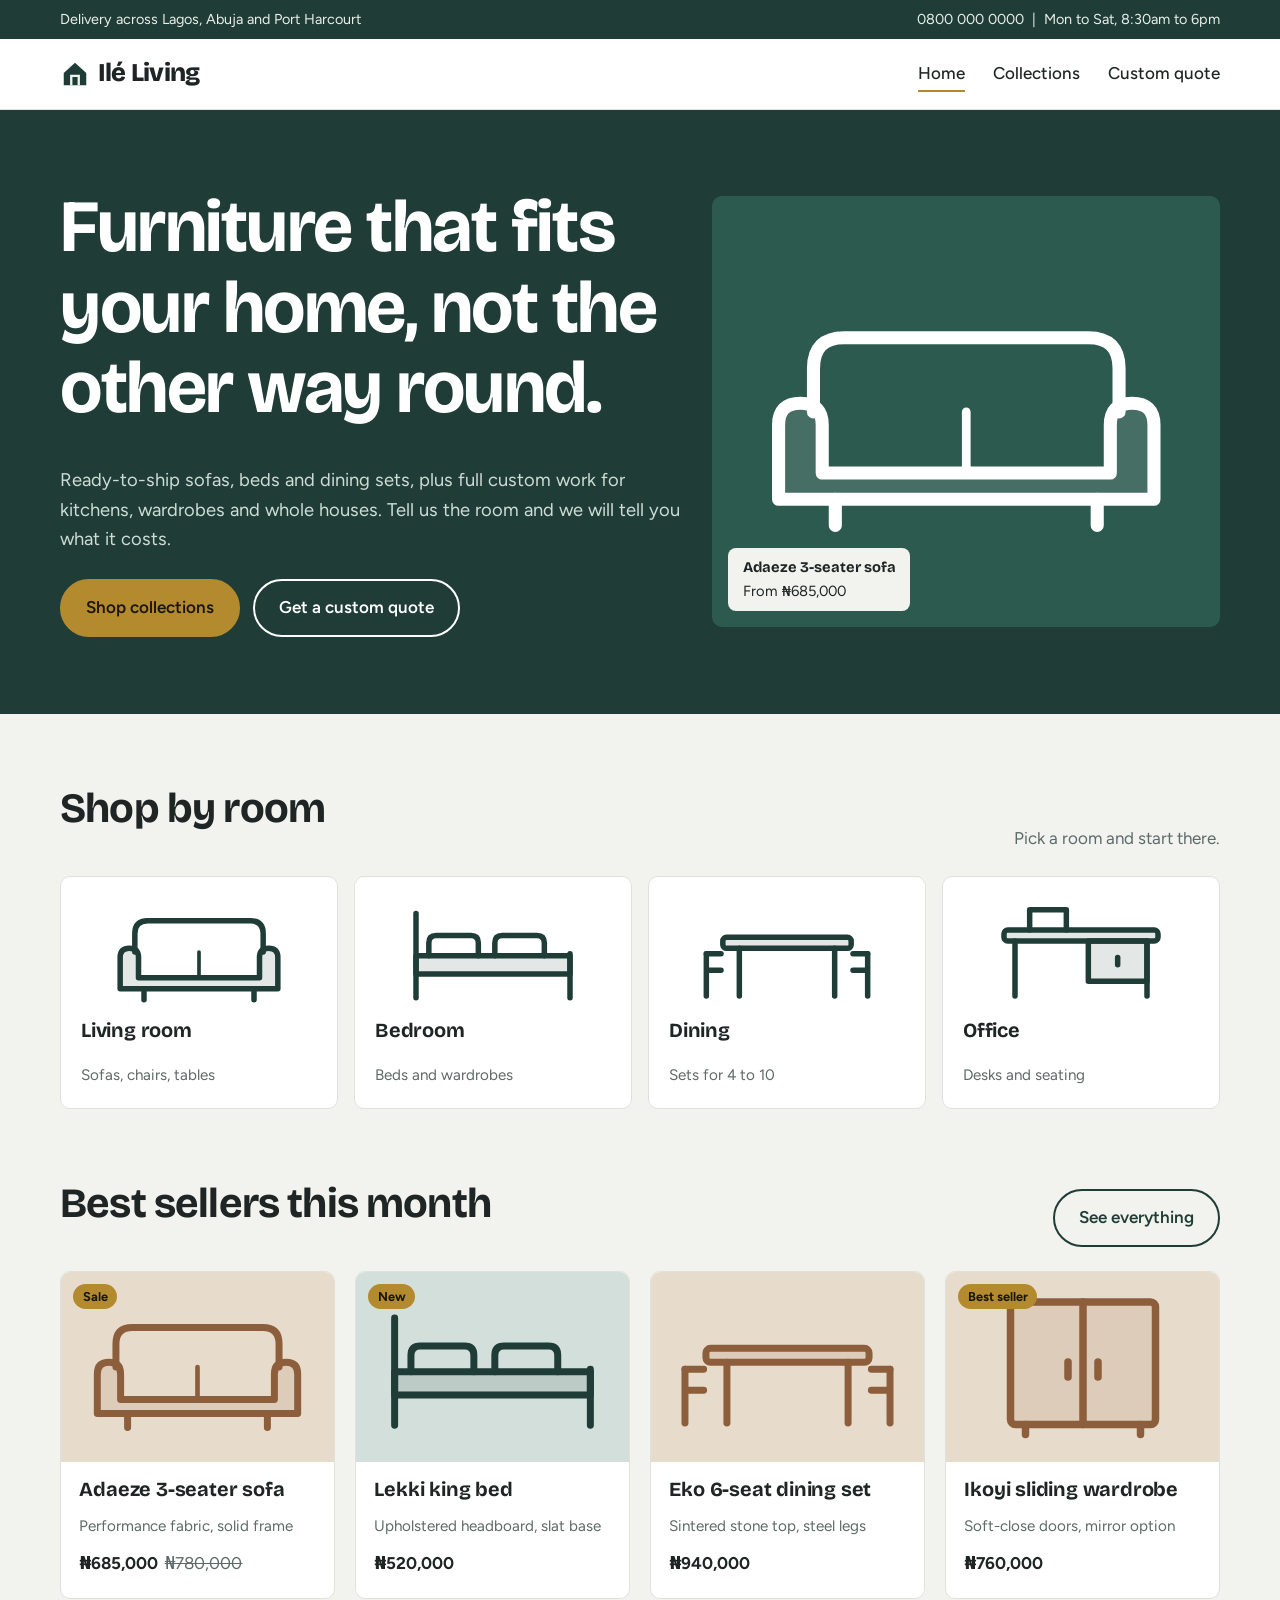
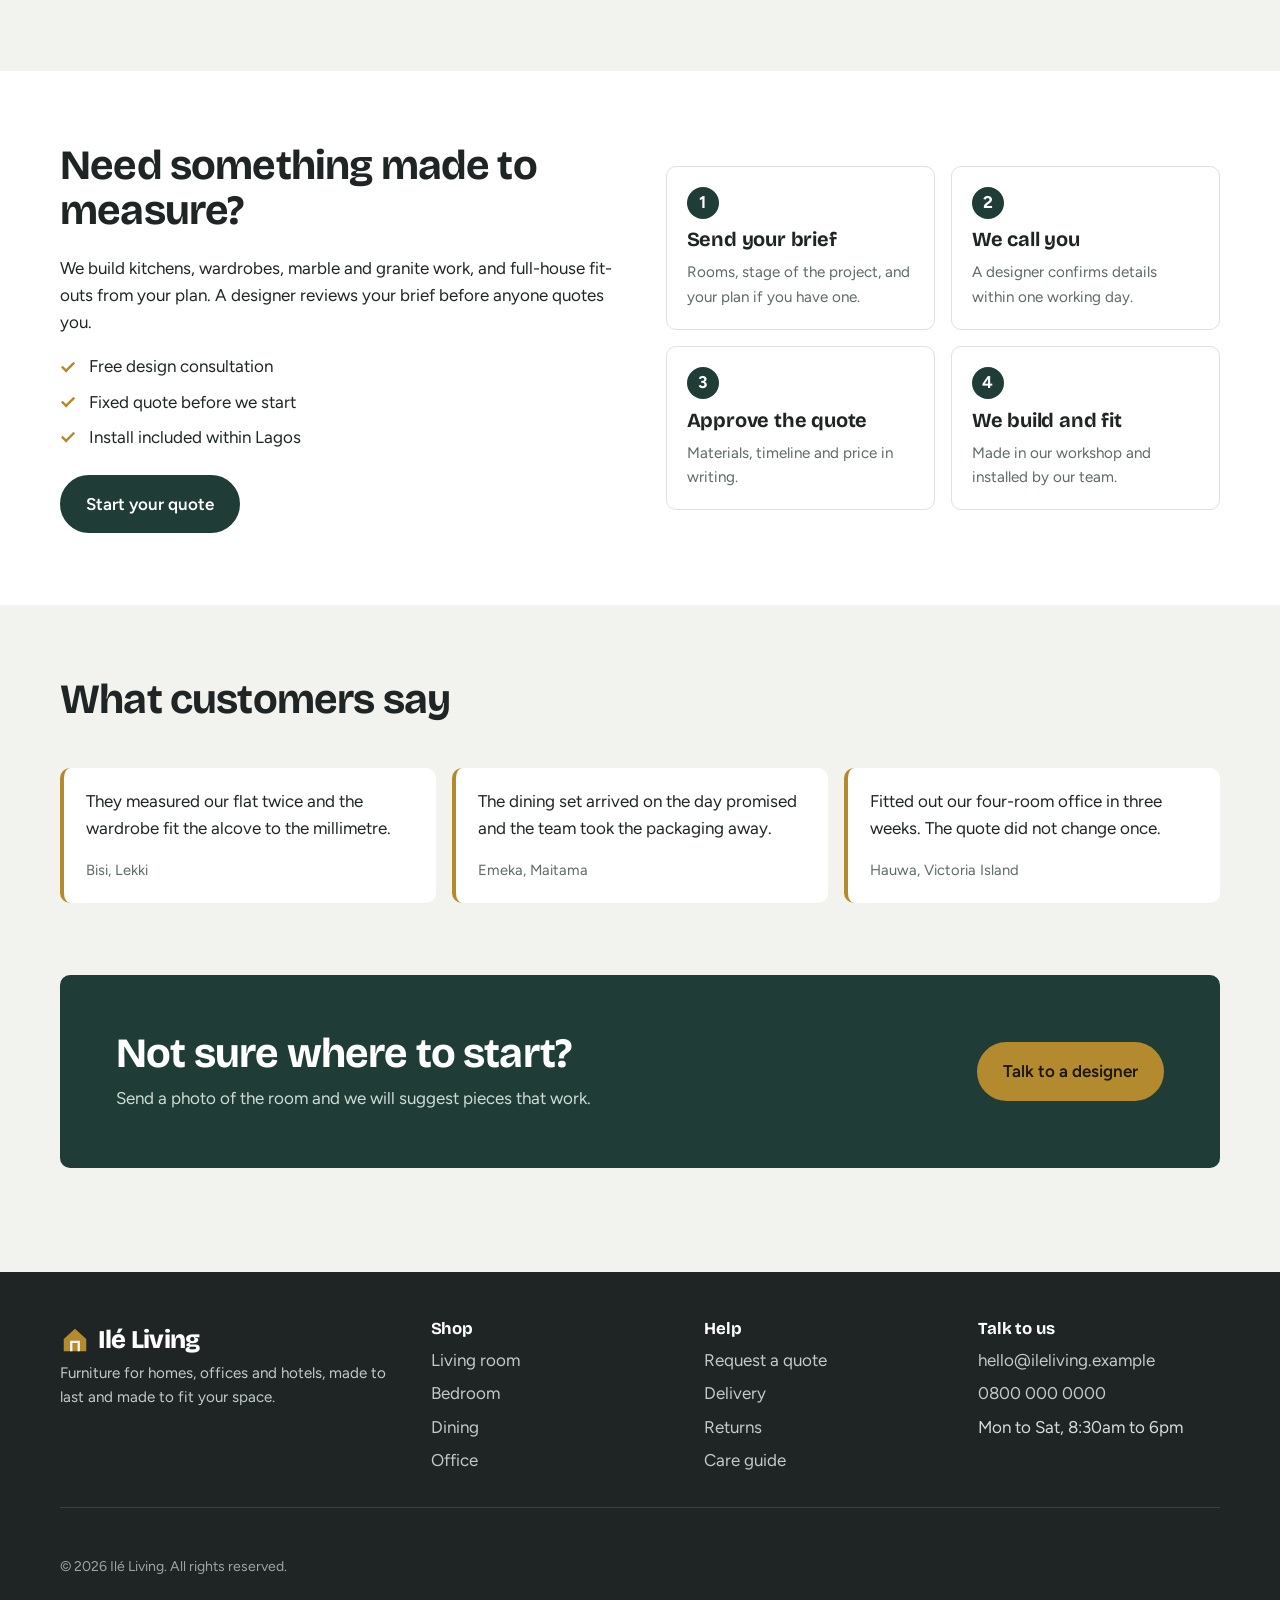
<file: index.html>
<!DOCTYPE html>
<html lang="en">
<head>
<meta charset="utf-8">
<meta name="viewport" content="width=device-width, initial-scale=1">
<title>Ilé Living | Furniture for Nigerian homes</title>
<meta name="description" content="Ready-to-ship and custom furniture for homes, offices and hotels.">
<link rel="preconnect" href="https://fonts.googleapis.com">
<link rel="preconnect" href="https://fonts.gstatic.com" crossorigin>
<link href="https://fonts.googleapis.com/css2?family=Bricolage+Grotesque:opsz,wght@12..96,500;12..96,700;12..96,800&family=Figtree:wght@400;500;600&display=swap" rel="stylesheet">
<link rel="stylesheet" href="style.css">
</head>
<body>
<svg width="0" height="0" style="position:absolute" aria-hidden="true"><defs>
<symbol id="sofa" viewBox="0 0 200 120"><g fill="none" stroke="currentColor" stroke-width="6" stroke-linecap="round" stroke-linejoin="round"><path d="M30 60V40q0-14 14-14h112q14 0 14 14v20"/><path d="M14 66q0-10 10-10t10 10v22h132V66q0-10 10-10t10 10v34H14z" fill="currentColor" fill-opacity=".12"/><path d="M40 100v12M160 100v12"/><path d="M100 60v28" stroke-width="4"/></g></symbol>
<symbol id="bed" viewBox="0 0 200 120"><g fill="none" stroke="currentColor" stroke-width="6" stroke-linecap="round" stroke-linejoin="round"><path d="M16 18v92M184 62v48"/><path d="M16 84h168M16 64h168v20H16z" fill="currentColor" fill-opacity=".12"/><path d="M30 64V50q0-8 8-8h38q8 0 8 8v14M102 64V50q0-8 8-8h38q8 0 8 8v14"/></g></symbol>
<symbol id="dining" viewBox="0 0 200 120"><g fill="none" stroke="currentColor" stroke-width="6" stroke-linecap="round" stroke-linejoin="round"><rect x="30" y="44" width="140" height="12" rx="4" fill="currentColor" fill-opacity=".12"/><path d="M48 56v52M152 56v52"/><path d="M12 62v46M12 80h16M188 62v46M188 80h-16"/><path d="M12 62h16M172 62h16"/></g></symbol>
<symbol id="chair" viewBox="0 0 120 120"><g fill="none" stroke="currentColor" stroke-width="6" stroke-linecap="round" stroke-linejoin="round"><path d="M34 14h52v44H34z" fill="currentColor" fill-opacity=".12"/><path d="M26 66h68v12H26z" fill="currentColor" fill-opacity=".12"/><path d="M34 78v32M86 78v32M34 58v8M86 58v8"/></g></symbol>
<symbol id="wardrobe" viewBox="0 0 160 120"><g fill="none" stroke="currentColor" stroke-width="6" stroke-linecap="round" stroke-linejoin="round"><rect x="22" y="8" width="116" height="98" rx="4" fill="currentColor" fill-opacity=".12"/><path d="M80 8v98M68 56v12M92 56v12M34 106v8M126 106v8"/></g></symbol>
<symbol id="desk" viewBox="0 0 200 120"><g fill="none" stroke="currentColor" stroke-width="6" stroke-linecap="round" stroke-linejoin="round"><rect x="16" y="36" width="168" height="12" rx="4" fill="currentColor" fill-opacity=".12"/><path d="M28 48v60M172 48v60"/><rect x="108" y="48" width="64" height="44" fill="currentColor" fill-opacity=".12"/><path d="M140 66v8"/><path d="M44 36V14h40v22"/></g></symbol>
<symbol id="logo" viewBox="0 0 32 32"><path d="M4 15 16 4l12 11v13H4z" fill="currentColor"/><path d="M12 28V18h8v10" fill="none" stroke="#f2f3ee" stroke-width="2.5"/></symbol>
</defs></svg>
<a class="skip" href="#main">Skip to content</a>
<div class="strip"><div class="wrap"><span>Delivery across Lagos, Abuja and Port Harcourt</span><span><a href="tel:+2348000000000">0800 000 0000</a> &nbsp;|&nbsp; Mon to Sat, 8:30am to 6pm</span></div></div>
<header class="site"><div class="wrap">
<a class="brand" href="index.html"><svg aria-hidden="true" style="color:var(--pine)"><use href="#logo"/></svg>Ilé Living</a>
<input type="checkbox" id="menu-toggle" aria-label="Toggle menu">
<label class="burger" for="menu-toggle">Menu</label>
<nav class="main" aria-label="Main"><ul>
<li><a href="index.html" aria-current="page">Home</a></li><li><a href="collections.html">Collections</a></li><li><a href="customize.html">Custom quote</a></li>
</ul></nav>
</div></header>
<main id="main">

<section class="hero"><div class="wrap">
<div>
<h1>Furniture that fits your home, not the other way round.</h1>
<p>Ready-to-ship sofas, beds and dining sets, plus full custom work for kitchens, wardrobes and whole houses. Tell us the room and we will tell you what it costs.</p>
<div class="actions"><a class="btn brass" href="collections.html">Shop collections</a><a class="btn ghost" href="customize.html">Get a custom quote</a></div>
</div>
<div class="hero-art"><svg viewBox="0 0 200 120" role="img" aria-label="sofa"><use href="#sofa"/></svg><div class="tag"><strong>Adaeze 3-seater sofa</strong>From ₦685,000</div></div>
</div></section>

<section class="block"><div class="wrap">
<div class="head"><h2>Shop by room</h2><p>Pick a room and start there.</p></div>
<div class="rooms">
<a class="room" href="collections.html"><svg viewBox="0 0 200 120" role="img" aria-label="sofa"><use href="#sofa"/></svg><h3>Living room</h3><span>Sofas, chairs, tables</span></a>
<a class="room" href="collections.html"><svg viewBox="0 0 200 120" role="img" aria-label="bed"><use href="#bed"/></svg><h3>Bedroom</h3><span>Beds and wardrobes</span></a>
<a class="room" href="collections.html"><svg viewBox="0 0 200 120" role="img" aria-label="dining"><use href="#dining"/></svg><h3>Dining</h3><span>Sets for 4 to 10</span></a>
<a class="room" href="collections.html"><svg viewBox="0 0 200 120" role="img" aria-label="desk"><use href="#desk"/></svg><h3>Office</h3><span>Desks and seating</span></a>
</div></div></section>

<section class="block" style="padding-top:0"><div class="wrap">
<div class="head"><h2>Best sellers this month</h2><a class="btn ghost" href="collections.html">See everything</a></div>
<div class="grid"><article class="card" data-c="living"><div class="pic warm"><span class="badge">Sale</span><svg viewBox="0 0 200 120" role="img" aria-label="sofa"><use href="#sofa"/></svg></div><div class="body"><h3>Adaeze 3-seater sofa</h3><p>Performance fabric, solid frame</p><div class="price">₦685,000<s>₦780,000</s></div></div></article><article class="card" data-c="bed"><div class="pic cool"><span class="badge">New</span><svg viewBox="0 0 200 120" role="img" aria-label="bed"><use href="#bed"/></svg></div><div class="body"><h3>Lekki king bed</h3><p>Upholstered headboard, slat base</p><div class="price">₦520,000</div></div></article><article class="card" data-c="dining"><div class="pic warm"><svg viewBox="0 0 200 120" role="img" aria-label="dining"><use href="#dining"/></svg></div><div class="body"><h3>Eko 6-seat dining set</h3><p>Sintered stone top, steel legs</p><div class="price">₦940,000</div></div></article><article class="card" data-c="bed"><div class="pic warm"><span class="badge">Best seller</span><svg viewBox="0 0 160 120" role="img" aria-label="wardrobe"><use href="#wardrobe"/></svg></div><div class="body"><h3>Ikoyi sliding wardrobe</h3><p>Soft-close doors, mirror option</p><div class="price">₦760,000</div></div></article></div>
</div></section>

<section class="block" style="background:var(--paper)"><div class="wrap split">
<div>
<h2>Need something made to measure?</h2>
<p>We build kitchens, wardrobes, marble and granite work, and full-house fit-outs from your plan. A designer reviews your brief before anyone quotes you.</p>
<ul class="ticks"><li>Free design consultation</li><li>Fixed quote before we start</li><li>Install included within Lagos</li></ul>
<a class="btn" href="customize.html">Start your quote</a>
</div>
<ol class="steps" style="grid-template-columns:1fr 1fr">
<li><h3>Send your brief</h3><p>Rooms, stage of the project, and your plan if you have one.</p></li>
<li><h3>We call you</h3><p>A designer confirms details within one working day.</p></li>
<li><h3>Approve the quote</h3><p>Materials, timeline and price in writing.</p></li>
<li><h3>We build and fit</h3><p>Made in our workshop and installed by our team.</p></li>
</ol>
</div></section>

<section class="block"><div class="wrap">
<div class="head"><h2>What customers say</h2></div>
<div class="quotes">
<blockquote><p>They measured our flat twice and the wardrobe fit the alcove to the millimetre.</p><footer>Bisi, Lekki</footer></blockquote>
<blockquote><p>The dining set arrived on the day promised and the team took the packaging away.</p><footer>Emeka, Maitama</footer></blockquote>
<blockquote><p>Fitted out our four-room office in three weeks. The quote did not change once.</p><footer>Hauwa, Victoria Island</footer></blockquote>
</div></div></section>

<section class="block" style="padding-top:0"><div class="wrap"><div class="cta">
<div><h2>Not sure where to start?</h2><p>Send a photo of the room and we will suggest pieces that work.</p></div>
<a class="btn brass" href="customize.html">Talk to a designer</a>
</div></div></section>

</main>
<footer class="site">
<div class="wrap">
<div><a class="brand" href="index.html" style="color:#fff"><svg aria-hidden="true" style="color:var(--brass)"><use href="#logo"/></svg>Ilé Living</a>
<p>Furniture for homes, offices and hotels, made to last and made to fit your space.</p></div>
<div><h3>Shop</h3><ul><li><a href="collections.html">Living room</a></li><li><a href="collections.html">Bedroom</a></li><li><a href="collections.html">Dining</a></li><li><a href="collections.html">Office</a></li></ul></div>
<div><h3>Help</h3><ul><li><a href="customize.html">Request a quote</a></li><li><a href="#">Delivery</a></li><li><a href="#">Returns</a></li><li><a href="#">Care guide</a></li></ul></div>
<div><h3>Talk to us</h3><ul><li><a href="mailto:hello@ileliving.example">hello@ileliving.example</a></li><li><a href="tel:+2348000000000">0800 000 0000</a></li><li>Mon to Sat, 8:30am to 6pm</li></ul></div>
</div>
<div class="wrap legal">&copy; 2026 Ilé Living. All rights reserved.</div>
</footer>
</body>
</html>
</file>
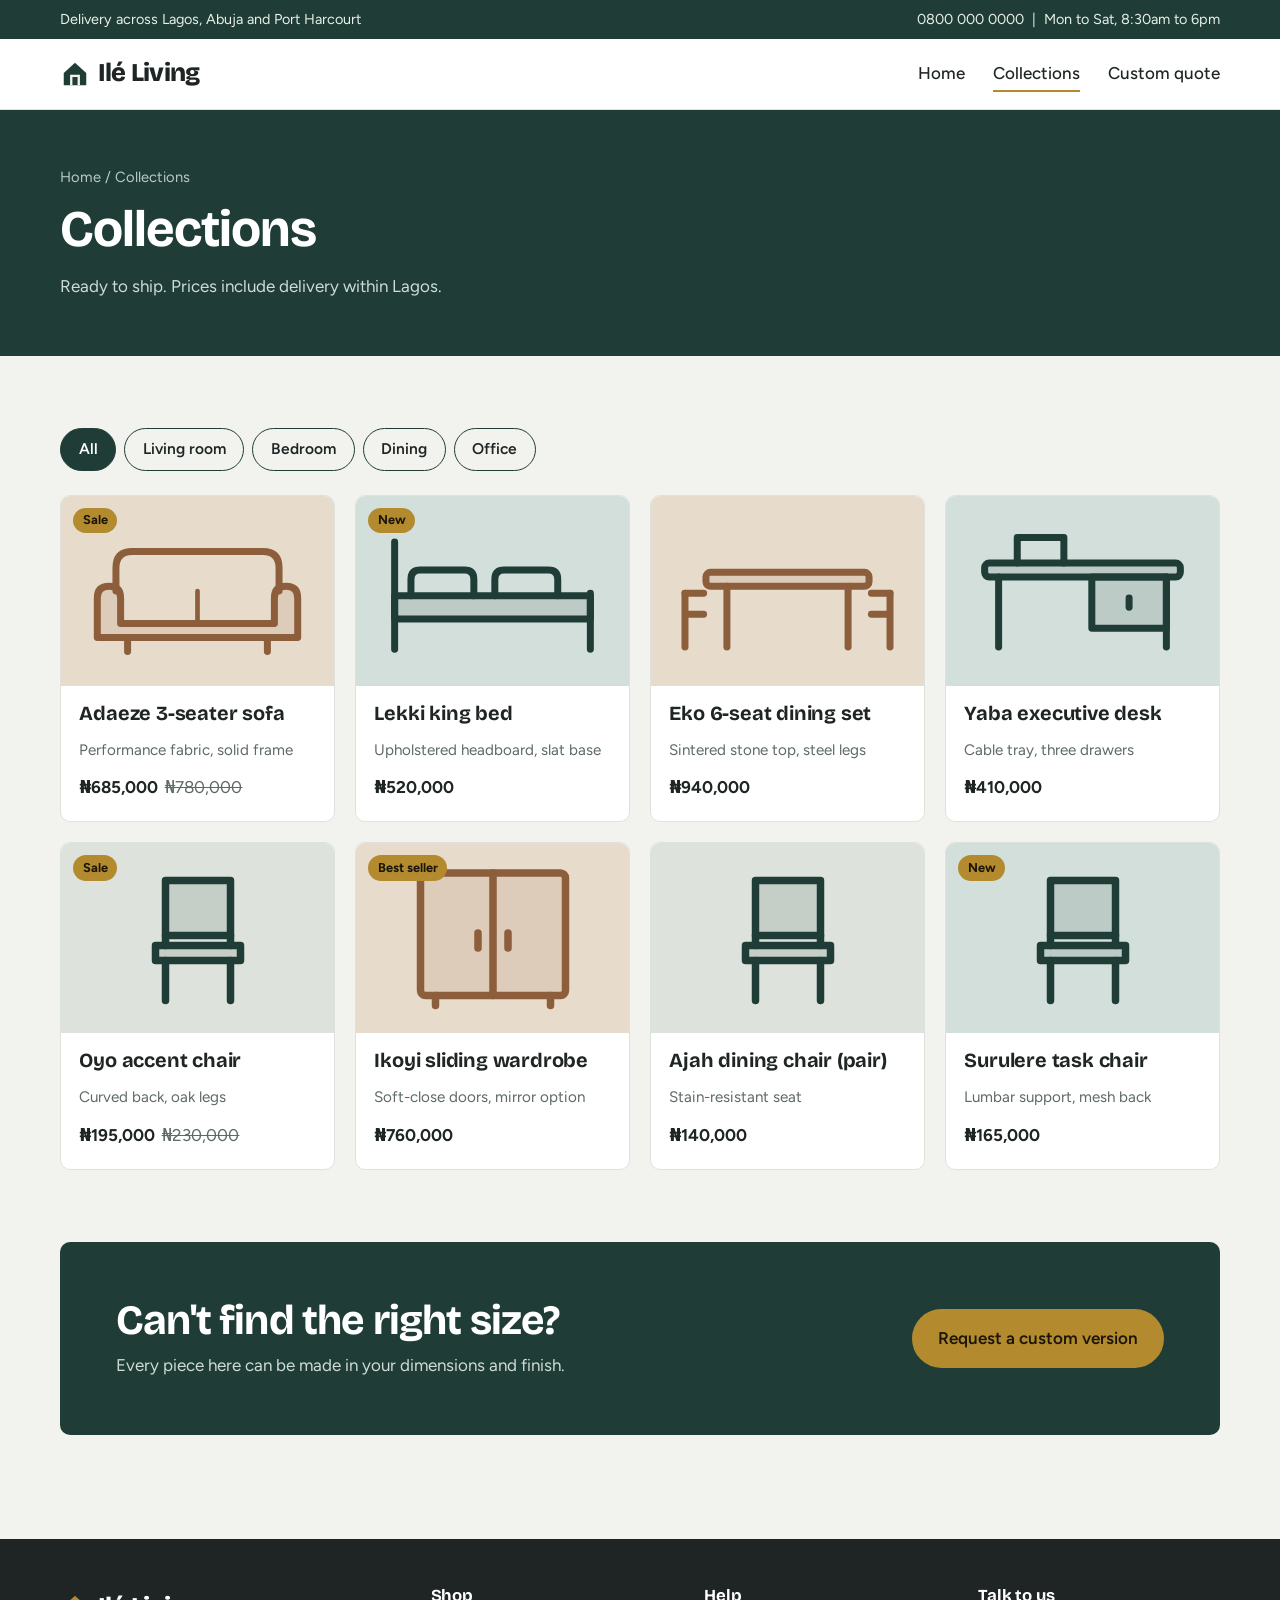
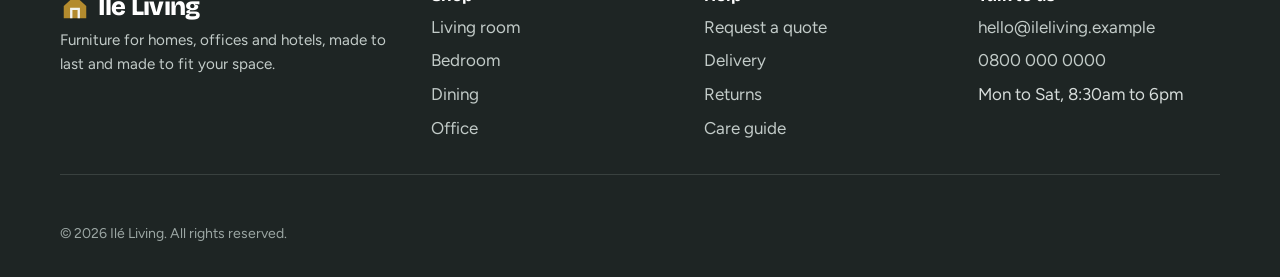
<file: collections.html>
<!DOCTYPE html>
<html lang="en">
<head>
<meta charset="utf-8">
<meta name="viewport" content="width=device-width, initial-scale=1">
<title>Collections | Ilé Living</title>
<meta name="description" content="Browse living room, bedroom, dining and office furniture.">
<link rel="preconnect" href="https://fonts.googleapis.com">
<link rel="preconnect" href="https://fonts.gstatic.com" crossorigin>
<link href="https://fonts.googleapis.com/css2?family=Bricolage+Grotesque:opsz,wght@12..96,500;12..96,700;12..96,800&family=Figtree:wght@400;500;600&display=swap" rel="stylesheet">
<link rel="stylesheet" href="style.css">
</head>
<body>
<svg width="0" height="0" style="position:absolute" aria-hidden="true"><defs>
<symbol id="sofa" viewBox="0 0 200 120"><g fill="none" stroke="currentColor" stroke-width="6" stroke-linecap="round" stroke-linejoin="round"><path d="M30 60V40q0-14 14-14h112q14 0 14 14v20"/><path d="M14 66q0-10 10-10t10 10v22h132V66q0-10 10-10t10 10v34H14z" fill="currentColor" fill-opacity=".12"/><path d="M40 100v12M160 100v12"/><path d="M100 60v28" stroke-width="4"/></g></symbol>
<symbol id="bed" viewBox="0 0 200 120"><g fill="none" stroke="currentColor" stroke-width="6" stroke-linecap="round" stroke-linejoin="round"><path d="M16 18v92M184 62v48"/><path d="M16 84h168M16 64h168v20H16z" fill="currentColor" fill-opacity=".12"/><path d="M30 64V50q0-8 8-8h38q8 0 8 8v14M102 64V50q0-8 8-8h38q8 0 8 8v14"/></g></symbol>
<symbol id="dining" viewBox="0 0 200 120"><g fill="none" stroke="currentColor" stroke-width="6" stroke-linecap="round" stroke-linejoin="round"><rect x="30" y="44" width="140" height="12" rx="4" fill="currentColor" fill-opacity=".12"/><path d="M48 56v52M152 56v52"/><path d="M12 62v46M12 80h16M188 62v46M188 80h-16"/><path d="M12 62h16M172 62h16"/></g></symbol>
<symbol id="chair" viewBox="0 0 120 120"><g fill="none" stroke="currentColor" stroke-width="6" stroke-linecap="round" stroke-linejoin="round"><path d="M34 14h52v44H34z" fill="currentColor" fill-opacity=".12"/><path d="M26 66h68v12H26z" fill="currentColor" fill-opacity=".12"/><path d="M34 78v32M86 78v32M34 58v8M86 58v8"/></g></symbol>
<symbol id="wardrobe" viewBox="0 0 160 120"><g fill="none" stroke="currentColor" stroke-width="6" stroke-linecap="round" stroke-linejoin="round"><rect x="22" y="8" width="116" height="98" rx="4" fill="currentColor" fill-opacity=".12"/><path d="M80 8v98M68 56v12M92 56v12M34 106v8M126 106v8"/></g></symbol>
<symbol id="desk" viewBox="0 0 200 120"><g fill="none" stroke="currentColor" stroke-width="6" stroke-linecap="round" stroke-linejoin="round"><rect x="16" y="36" width="168" height="12" rx="4" fill="currentColor" fill-opacity=".12"/><path d="M28 48v60M172 48v60"/><rect x="108" y="48" width="64" height="44" fill="currentColor" fill-opacity=".12"/><path d="M140 66v8"/><path d="M44 36V14h40v22"/></g></symbol>
<symbol id="logo" viewBox="0 0 32 32"><path d="M4 15 16 4l12 11v13H4z" fill="currentColor"/><path d="M12 28V18h8v10" fill="none" stroke="#f2f3ee" stroke-width="2.5"/></symbol>
</defs></svg>
<a class="skip" href="#main">Skip to content</a>
<div class="strip"><div class="wrap"><span>Delivery across Lagos, Abuja and Port Harcourt</span><span><a href="tel:+2348000000000">0800 000 0000</a> &nbsp;|&nbsp; Mon to Sat, 8:30am to 6pm</span></div></div>
<header class="site"><div class="wrap">
<a class="brand" href="index.html"><svg aria-hidden="true" style="color:var(--pine)"><use href="#logo"/></svg>Ilé Living</a>
<input type="checkbox" id="menu-toggle" aria-label="Toggle menu">
<label class="burger" for="menu-toggle">Menu</label>
<nav class="main" aria-label="Main"><ul>
<li><a href="index.html">Home</a></li><li><a href="collections.html" aria-current="page">Collections</a></li><li><a href="customize.html">Custom quote</a></li>
</ul></nav>
</div></header>
<main id="main">

<div class="banner"><div class="wrap">
<div class="crumbs"><a href="index.html">Home</a> / Collections</div>
<h1>Collections</h1><p>Ready to ship. Prices include delivery within Lagos.</p>
</div></div>
<section class="block"><div class="wrap filter">
<input type="radio" name="f" id="f-all" checked>
<input type="radio" name="f" id="f-living">
<input type="radio" name="f" id="f-bed">
<input type="radio" name="f" id="f-dining">
<input type="radio" name="f" id="f-office">
<div class="tabs" role="group" aria-label="Filter by room">
<label for="f-all">All</label><label for="f-living">Living room</label><label for="f-bed">Bedroom</label><label for="f-dining">Dining</label><label for="f-office">Office</label>
</div>
<div class="grid"><article class="card" data-c="living"><div class="pic warm"><span class="badge">Sale</span><svg viewBox="0 0 200 120" role="img" aria-label="sofa"><use href="#sofa"/></svg></div><div class="body"><h3>Adaeze 3-seater sofa</h3><p>Performance fabric, solid frame</p><div class="price">₦685,000<s>₦780,000</s></div></div></article><article class="card" data-c="bed"><div class="pic cool"><span class="badge">New</span><svg viewBox="0 0 200 120" role="img" aria-label="bed"><use href="#bed"/></svg></div><div class="body"><h3>Lekki king bed</h3><p>Upholstered headboard, slat base</p><div class="price">₦520,000</div></div></article><article class="card" data-c="dining"><div class="pic warm"><svg viewBox="0 0 200 120" role="img" aria-label="dining"><use href="#dining"/></svg></div><div class="body"><h3>Eko 6-seat dining set</h3><p>Sintered stone top, steel legs</p><div class="price">₦940,000</div></div></article><article class="card" data-c="office"><div class="pic cool"><svg viewBox="0 0 200 120" role="img" aria-label="desk"><use href="#desk"/></svg></div><div class="body"><h3>Yaba executive desk</h3><p>Cable tray, three drawers</p><div class="price">₦410,000</div></div></article><article class="card" data-c="living"><div class="pic "><span class="badge">Sale</span><svg viewBox="0 0 120 120" role="img" aria-label="chair"><use href="#chair"/></svg></div><div class="body"><h3>Oyo accent chair</h3><p>Curved back, oak legs</p><div class="price">₦195,000<s>₦230,000</s></div></div></article><article class="card" data-c="bed"><div class="pic warm"><span class="badge">Best seller</span><svg viewBox="0 0 160 120" role="img" aria-label="wardrobe"><use href="#wardrobe"/></svg></div><div class="body"><h3>Ikoyi sliding wardrobe</h3><p>Soft-close doors, mirror option</p><div class="price">₦760,000</div></div></article><article class="card" data-c="dining"><div class="pic "><svg viewBox="0 0 120 120" role="img" aria-label="chair"><use href="#chair"/></svg></div><div class="body"><h3>Ajah dining chair (pair)</h3><p>Stain-resistant seat</p><div class="price">₦140,000</div></div></article><article class="card" data-c="office"><div class="pic cool"><span class="badge">New</span><svg viewBox="0 0 120 120" role="img" aria-label="chair"><use href="#chair"/></svg></div><div class="body"><h3>Surulere task chair</h3><p>Lumbar support, mesh back</p><div class="price">₦165,000</div></div></article></div>
</div></section>
<section class="block" style="padding-top:0"><div class="wrap"><div class="cta">
<div><h2>Can't find the right size?</h2><p>Every piece here can be made in your dimensions and finish.</p></div>
<a class="btn brass" href="customize.html">Request a custom version</a>
</div></div></section>

</main>
<footer class="site">
<div class="wrap">
<div><a class="brand" href="index.html" style="color:#fff"><svg aria-hidden="true" style="color:var(--brass)"><use href="#logo"/></svg>Ilé Living</a>
<p>Furniture for homes, offices and hotels, made to last and made to fit your space.</p></div>
<div><h3>Shop</h3><ul><li><a href="collections.html">Living room</a></li><li><a href="collections.html">Bedroom</a></li><li><a href="collections.html">Dining</a></li><li><a href="collections.html">Office</a></li></ul></div>
<div><h3>Help</h3><ul><li><a href="customize.html">Request a quote</a></li><li><a href="#">Delivery</a></li><li><a href="#">Returns</a></li><li><a href="#">Care guide</a></li></ul></div>
<div><h3>Talk to us</h3><ul><li><a href="mailto:hello@ileliving.example">hello@ileliving.example</a></li><li><a href="tel:+2348000000000">0800 000 0000</a></li><li>Mon to Sat, 8:30am to 6pm</li></ul></div>
</div>
<div class="wrap legal">&copy; 2026 Ilé Living. All rights reserved.</div>
</footer>
</body>
</html>
</file>
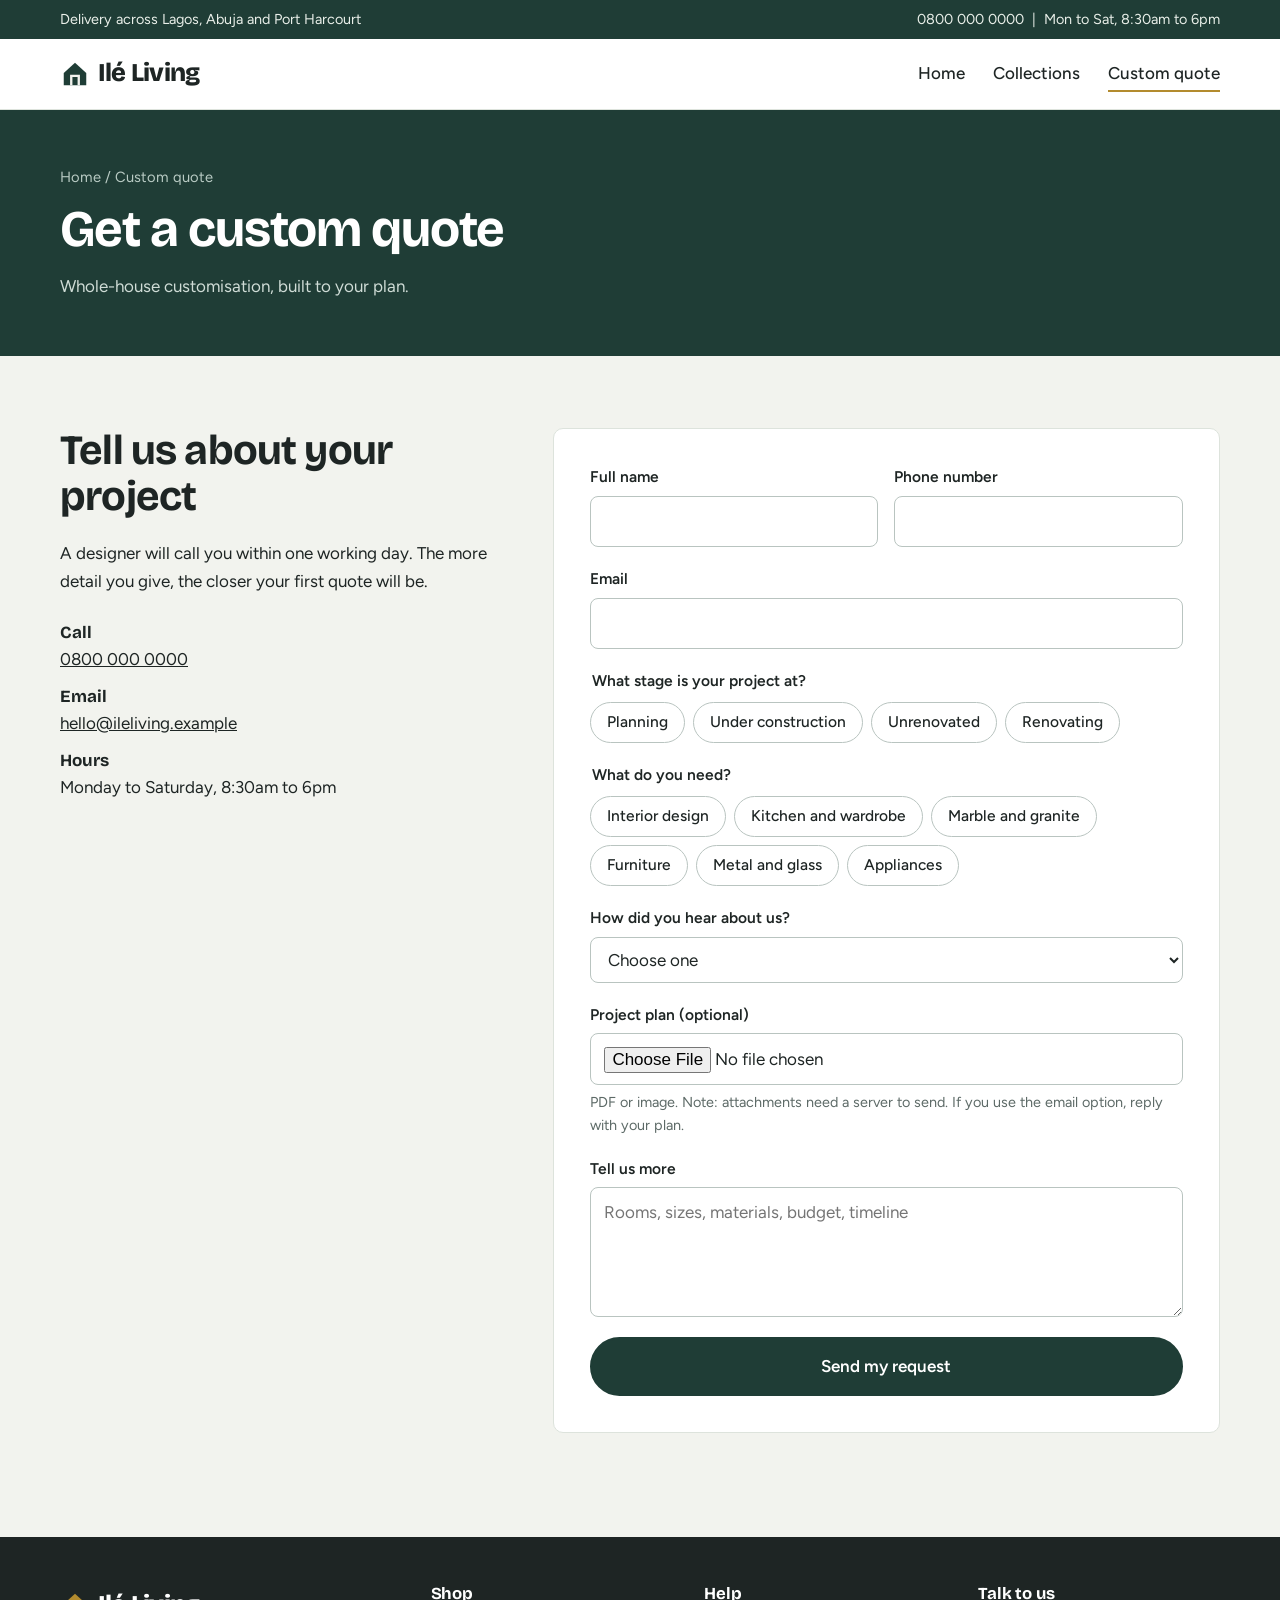
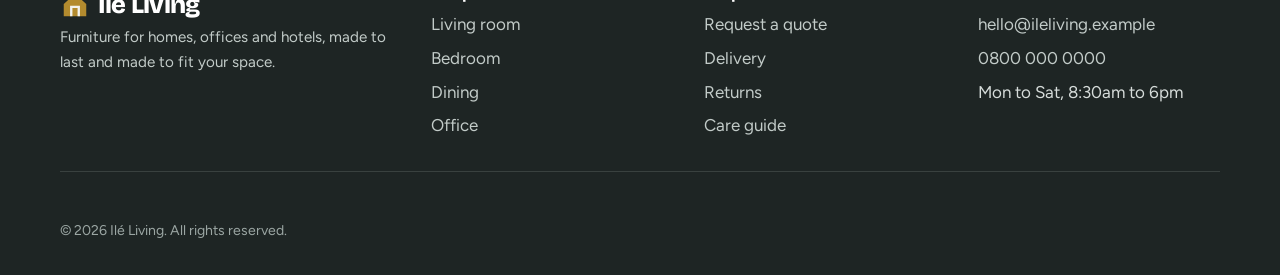
<file: customize.html>
<!DOCTYPE html>
<html lang="en">
<head>
<meta charset="utf-8">
<meta name="viewport" content="width=device-width, initial-scale=1">
<title>Custom quote | Ilé Living</title>
<meta name="description" content="Request a custom quote for kitchens, wardrobes and whole-house fit-outs.">
<link rel="preconnect" href="https://fonts.googleapis.com">
<link rel="preconnect" href="https://fonts.gstatic.com" crossorigin>
<link href="https://fonts.googleapis.com/css2?family=Bricolage+Grotesque:opsz,wght@12..96,500;12..96,700;12..96,800&family=Figtree:wght@400;500;600&display=swap" rel="stylesheet">
<link rel="stylesheet" href="style.css">
</head>
<body>
<svg width="0" height="0" style="position:absolute" aria-hidden="true"><defs>
<symbol id="sofa" viewBox="0 0 200 120"><g fill="none" stroke="currentColor" stroke-width="6" stroke-linecap="round" stroke-linejoin="round"><path d="M30 60V40q0-14 14-14h112q14 0 14 14v20"/><path d="M14 66q0-10 10-10t10 10v22h132V66q0-10 10-10t10 10v34H14z" fill="currentColor" fill-opacity=".12"/><path d="M40 100v12M160 100v12"/><path d="M100 60v28" stroke-width="4"/></g></symbol>
<symbol id="bed" viewBox="0 0 200 120"><g fill="none" stroke="currentColor" stroke-width="6" stroke-linecap="round" stroke-linejoin="round"><path d="M16 18v92M184 62v48"/><path d="M16 84h168M16 64h168v20H16z" fill="currentColor" fill-opacity=".12"/><path d="M30 64V50q0-8 8-8h38q8 0 8 8v14M102 64V50q0-8 8-8h38q8 0 8 8v14"/></g></symbol>
<symbol id="dining" viewBox="0 0 200 120"><g fill="none" stroke="currentColor" stroke-width="6" stroke-linecap="round" stroke-linejoin="round"><rect x="30" y="44" width="140" height="12" rx="4" fill="currentColor" fill-opacity=".12"/><path d="M48 56v52M152 56v52"/><path d="M12 62v46M12 80h16M188 62v46M188 80h-16"/><path d="M12 62h16M172 62h16"/></g></symbol>
<symbol id="chair" viewBox="0 0 120 120"><g fill="none" stroke="currentColor" stroke-width="6" stroke-linecap="round" stroke-linejoin="round"><path d="M34 14h52v44H34z" fill="currentColor" fill-opacity=".12"/><path d="M26 66h68v12H26z" fill="currentColor" fill-opacity=".12"/><path d="M34 78v32M86 78v32M34 58v8M86 58v8"/></g></symbol>
<symbol id="wardrobe" viewBox="0 0 160 120"><g fill="none" stroke="currentColor" stroke-width="6" stroke-linecap="round" stroke-linejoin="round"><rect x="22" y="8" width="116" height="98" rx="4" fill="currentColor" fill-opacity=".12"/><path d="M80 8v98M68 56v12M92 56v12M34 106v8M126 106v8"/></g></symbol>
<symbol id="desk" viewBox="0 0 200 120"><g fill="none" stroke="currentColor" stroke-width="6" stroke-linecap="round" stroke-linejoin="round"><rect x="16" y="36" width="168" height="12" rx="4" fill="currentColor" fill-opacity=".12"/><path d="M28 48v60M172 48v60"/><rect x="108" y="48" width="64" height="44" fill="currentColor" fill-opacity=".12"/><path d="M140 66v8"/><path d="M44 36V14h40v22"/></g></symbol>
<symbol id="logo" viewBox="0 0 32 32"><path d="M4 15 16 4l12 11v13H4z" fill="currentColor"/><path d="M12 28V18h8v10" fill="none" stroke="#f2f3ee" stroke-width="2.5"/></symbol>
</defs></svg>
<a class="skip" href="#main">Skip to content</a>
<div class="strip"><div class="wrap"><span>Delivery across Lagos, Abuja and Port Harcourt</span><span><a href="tel:+2348000000000">0800 000 0000</a> &nbsp;|&nbsp; Mon to Sat, 8:30am to 6pm</span></div></div>
<header class="site"><div class="wrap">
<a class="brand" href="index.html"><svg aria-hidden="true" style="color:var(--pine)"><use href="#logo"/></svg>Ilé Living</a>
<input type="checkbox" id="menu-toggle" aria-label="Toggle menu">
<label class="burger" for="menu-toggle">Menu</label>
<nav class="main" aria-label="Main"><ul>
<li><a href="index.html">Home</a></li><li><a href="collections.html">Collections</a></li><li><a href="customize.html" aria-current="page">Custom quote</a></li>
</ul></nav>
</div></header>
<main id="main">

<div class="banner"><div class="wrap">
<div class="crumbs"><a href="index.html">Home</a> / Custom quote</div>
<h1>Get a custom quote</h1><p>Whole-house customisation, built to your plan.</p>
</div></div>
<section class="block"><div class="wrap form-wrap">
<div>
<h2>Tell us about your project</h2>
<p>A designer will call you within one working day. The more detail you give, the closer your first quote will be.</p>
<ul class="contact-list">
<li><strong>Call</strong><a href="tel:+2348000000000">0800 000 0000</a></li>
<li><strong>Email</strong><a href="mailto:hello@ileliving.example">hello@ileliving.example</a></li>
<li><strong>Hours</strong>Monday to Saturday, 8:30am to 6pm</li>
</ul>
</div>
<form class="quote" action="mailto:hello@ileliving.example" method="post" enctype="text/plain">
<div class="row">
<div class="field"><label for="name">Full name</label><input type="text" id="name" name="name" autocomplete="name" required></div>
<div class="field"><label for="phone">Phone number</label><input type="tel" id="phone" name="phone" autocomplete="tel" required></div>
</div>
<div class="field"><label for="email">Email</label><input type="email" id="email" name="email" autocomplete="email" required></div>
<fieldset><legend>What stage is your project at?</legend><div class="choices"><input type="radio" name="stage" id="stage0" value="Planning"><label for="stage0">Planning</label><input type="radio" name="stage" id="stage1" value="Under construction"><label for="stage1">Under construction</label><input type="radio" name="stage" id="stage2" value="Unrenovated"><label for="stage2">Unrenovated</label><input type="radio" name="stage" id="stage3" value="Renovating"><label for="stage3">Renovating</label></div></fieldset>
<fieldset><legend>What do you need?</legend><div class="choices"><input type="checkbox" name="need" id="need0" value="Interior design"><label for="need0">Interior design</label><input type="checkbox" name="need" id="need1" value="Kitchen and wardrobe"><label for="need1">Kitchen and wardrobe</label><input type="checkbox" name="need" id="need2" value="Marble and granite"><label for="need2">Marble and granite</label><input type="checkbox" name="need" id="need3" value="Furniture"><label for="need3">Furniture</label><input type="checkbox" name="need" id="need4" value="Metal and glass"><label for="need4">Metal and glass</label><input type="checkbox" name="need" id="need5" value="Appliances"><label for="need5">Appliances</label></div></fieldset>
<div class="field"><label for="heard">How did you hear about us?</label>
<select id="heard" name="heard"><option value="">Choose one</option><option>Google</option><option>Social media</option><option>Referral</option><option>Other</option></select></div>
<div class="field"><label for="plan">Project plan (optional)</label><input type="file" id="plan" name="plan" accept=".pdf,.jpg,.jpeg,.png"><span class="note">PDF or image. Note: attachments need a server to send. If you use the email option, reply with your plan.</span></div>
<div class="field"><label for="msg">Tell us more</label><textarea id="msg" name="message" placeholder="Rooms, sizes, materials, budget, timeline"></textarea></div>
<button class="btn" type="submit">Send my request</button>
</form>
</div></section>

</main>
<footer class="site">
<div class="wrap">
<div><a class="brand" href="index.html" style="color:#fff"><svg aria-hidden="true" style="color:var(--brass)"><use href="#logo"/></svg>Ilé Living</a>
<p>Furniture for homes, offices and hotels, made to last and made to fit your space.</p></div>
<div><h3>Shop</h3><ul><li><a href="collections.html">Living room</a></li><li><a href="collections.html">Bedroom</a></li><li><a href="collections.html">Dining</a></li><li><a href="collections.html">Office</a></li></ul></div>
<div><h3>Help</h3><ul><li><a href="customize.html">Request a quote</a></li><li><a href="#">Delivery</a></li><li><a href="#">Returns</a></li><li><a href="#">Care guide</a></li></ul></div>
<div><h3>Talk to us</h3><ul><li><a href="mailto:hello@ileliving.example">hello@ileliving.example</a></li><li><a href="tel:+2348000000000">0800 000 0000</a></li><li>Mon to Sat, 8:30am to 6pm</li></ul></div>
</div>
<div class="wrap legal">&copy; 2026 Ilé Living. All rights reserved.</div>
</footer>
</body>
</html>
</file>
<file: style.css>
:root{
  --bone:#f2f3ee; --paper:#fff; --ink:#1e2524; --pine:#1f3d36; --pine-2:#2d5a4f;
  --brass:#b38b2e; --mist:#dde3dc; --muted:#5d6a67; --wood:#8c5e3c;
  --radius:10px; --max:1160px;
  --display:"Bricolage Grotesque","Trebuchet MS",system-ui,sans-serif;
  --body:"Figtree","Segoe UI",system-ui,sans-serif;
}
*,*::before,*::after{box-sizing:border-box}
html{scroll-behavior:smooth}
body{margin:0;font-family:var(--body);font-size:1.0625rem;line-height:1.6;color:var(--ink);background:var(--bone)}
img,svg{max-width:100%;display:block}
a{color:inherit}
h1,h2,h3{font-family:var(--display);line-height:1.1;margin:0 0 .5em;letter-spacing:-.02em;font-weight:700}
h1{font-size:clamp(2.4rem,6vw,4.6rem)}
h2{font-size:clamp(1.7rem,3.4vw,2.6rem)}
h3{font-size:1.25rem;letter-spacing:-.01em}
p{margin:0 0 1em;max-width:62ch}
.wrap{width:min(var(--max),92%);margin-inline:auto}
:focus-visible{outline:3px solid var(--brass);outline-offset:3px}
.skip{position:absolute;left:-999px}
.skip:focus{left:1rem;top:1rem;background:#fff;padding:.5rem 1rem;z-index:99}

/* top strip */
.strip{background:var(--pine);color:#e9efe9;font-size:.9rem}
.strip .wrap{display:flex;justify-content:space-between;gap:1rem;padding:.5rem 0;flex-wrap:wrap}
.strip a{text-decoration:none}
.strip a:hover{text-decoration:underline}

/* header + CSS-only mobile nav */
header.site{background:var(--paper);border-bottom:1px solid var(--mist);position:sticky;top:0;z-index:20}
header.site .wrap{display:flex;align-items:center;justify-content:space-between;padding:.9rem 0}
.brand{font-family:var(--display);font-weight:800;font-size:1.6rem;text-decoration:none;letter-spacing:-.03em;display:flex;align-items:center;gap:.5rem}
.brand svg{width:30px;height:30px}
nav.main ul{list-style:none;display:flex;gap:1.75rem;margin:0;padding:0}
nav.main a{text-decoration:none;font-weight:500;padding:.4rem 0;border-bottom:2px solid transparent}
nav.main a:hover,nav.main a[aria-current="page"]{border-color:var(--brass)}
#menu-toggle{position:absolute;opacity:0;pointer-events:none}
.burger{display:none;cursor:pointer;padding:.5rem;border:1px solid var(--mist);border-radius:8px;font-weight:600}
#menu-toggle:focus-visible + .burger{outline:3px solid var(--brass)}

/* buttons */
.btn{display:inline-block;background:var(--pine);color:#fff;text-decoration:none;font-weight:600;padding:.85rem 1.5rem;border-radius:999px;border:2px solid var(--pine);cursor:pointer;font:inherit;font-weight:600;transition:background .2s,color .2s}
.btn:hover{background:var(--pine-2);border-color:var(--pine-2)}
.btn.ghost{background:transparent;color:var(--pine)}
.btn.ghost:hover{background:var(--pine);color:#fff}
.btn.brass{background:var(--brass);border-color:var(--brass);color:#1b1608}
.btn.brass:hover{background:#c79c38;border-color:#c79c38}

/* hero */
.hero{background:var(--pine);color:#fff;overflow:hidden}
.hero .wrap{display:grid;grid-template-columns:1.1fr .9fr;gap:2rem;align-items:center;padding:clamp(2.5rem,6vw,5rem) 0}
.hero p{color:#cfdcd6;font-size:1.15rem}
.hero .actions{display:flex;gap:.8rem;flex-wrap:wrap;margin-top:1.5rem}
.hero .btn.ghost{color:#fff;border-color:#fff}
.hero .btn.ghost:hover{background:#fff;color:var(--pine)}
.hero-art{background:var(--pine-2);border-radius:var(--radius);aspect-ratio:1/.85;display:grid;place-items:center;position:relative}
.hero-art svg{width:86%}
.hero-art .tag{position:absolute;left:1rem;bottom:1rem;background:var(--bone);color:var(--ink);padding:.5rem .9rem;border-radius:8px;font-size:.92rem}
.hero-art .tag strong{display:block;font-family:var(--display)}

/* sections */
section.block{padding:clamp(2.5rem,6vw,4.5rem) 0}
.head{display:flex;justify-content:space-between;align-items:end;gap:1rem;flex-wrap:wrap;margin-bottom:1.5rem}
.head p{color:var(--muted);margin:0}

.rooms{display:grid;grid-template-columns:repeat(4,1fr);gap:1rem}
.room{background:var(--paper);border:1px solid var(--mist);border-radius:var(--radius);padding:1.25rem;text-decoration:none;display:flex;flex-direction:column;gap:.75rem;transition:border-color .2s,transform .2s}
.room:hover{border-color:var(--brass);transform:translateY(-3px)}
.room svg{width:100%;height:110px;color:var(--pine)}
.room span{color:var(--muted);font-size:.95rem}

.grid{display:grid;grid-template-columns:repeat(auto-fill,minmax(250px,1fr));gap:1.25rem}
.card{background:var(--paper);border-radius:var(--radius);overflow:hidden;border:1px solid var(--mist);display:flex;flex-direction:column}
.card .pic{background:var(--mist);padding:1.25rem;display:grid;place-items:center;height:190px;position:relative}
.card .pic svg{height:100%;width:auto;color:var(--pine)}
.card .pic.warm{background:#e7dccb}.card .pic.warm svg{color:var(--wood)}
.card .pic.cool{background:#d3dfdb}
.badge{position:absolute;top:.75rem;left:.75rem;background:var(--brass);color:#1b1608;font-size:.8rem;font-weight:700;padding:.15rem .6rem;border-radius:999px}
.card .body{padding:1rem 1.15rem 1.25rem;display:flex;flex-direction:column;gap:.25rem;flex:1}
.card .price{font-weight:700;margin-top:auto;padding-top:.5rem}
.card .price s{color:var(--muted);font-weight:400;margin-left:.4rem}
.card p{color:var(--muted);font-size:.95rem;margin:0}

/* split feature */
.split{display:grid;grid-template-columns:1fr 1fr;gap:clamp(1.5rem,4vw,4rem);align-items:center}
.panel{background:var(--paper);border:1px solid var(--mist);border-radius:var(--radius);padding:clamp(1.25rem,3vw,2.25rem)}
.ticks{list-style:none;padding:0;margin:1rem 0 1.5rem}
.ticks li{padding-left:1.8rem;margin-bottom:.5rem;position:relative}
.ticks li::before{content:"";position:absolute;left:0;top:.45em;width:1rem;height:.55rem;border-left:3px solid var(--brass);border-bottom:3px solid var(--brass);transform:rotate(-45deg) scale(.8)}

.steps{display:grid;grid-template-columns:repeat(4,1fr);gap:1rem;counter-reset:s;list-style:none;padding:0;margin:0}
.steps li{counter-increment:s;background:var(--paper);border:1px solid var(--mist);border-radius:var(--radius);padding:1.25rem}
.steps li::before{content:counter(s);display:grid;place-items:center;width:2rem;height:2rem;border-radius:50%;background:var(--pine);color:#fff;font-weight:700;margin-bottom:.6rem}
.steps p{margin:0;color:var(--muted);font-size:.95rem}

.quotes{display:grid;grid-template-columns:repeat(3,1fr);gap:1rem}
blockquote{margin:0;background:var(--paper);border-left:4px solid var(--brass);border-radius:var(--radius);padding:1.25rem 1.4rem}
blockquote footer{margin-top:.75rem;color:var(--muted);font-size:.92rem}

.cta{background:var(--pine);color:#fff;border-radius:var(--radius);padding:clamp(1.75rem,5vw,3.5rem);display:flex;justify-content:space-between;align-items:center;gap:1.5rem;flex-wrap:wrap}
.cta h2{margin:0}.cta p{margin:.5rem 0 0;color:#cfdcd6}

/* page banner */
.banner{background:var(--pine);color:#fff;padding:clamp(2rem,5vw,3.5rem) 0}
.banner h1{font-size:clamp(2rem,4.5vw,3.2rem);margin-bottom:.3em}
.banner p{color:#cfdcd6;margin:0}
.crumbs{font-size:.92rem;color:#b9cbc4;margin-bottom:.75rem}
.crumbs a{text-decoration:none}.crumbs a:hover{text-decoration:underline}

/* CSS-only filter */
.filter input{position:absolute;opacity:0;pointer-events:none}
.tabs{display:flex;gap:.5rem;flex-wrap:wrap;margin-bottom:1.5rem}
.tabs label{cursor:pointer;padding:.5rem 1.1rem;border-radius:999px;border:1px solid var(--pine);font-weight:600;font-size:.97rem;transition:background .2s,color .2s}
.tabs label:hover{background:var(--mist)}
#f-all:checked ~ .tabs label[for=f-all],
#f-living:checked ~ .tabs label[for=f-living],
#f-bed:checked ~ .tabs label[for=f-bed],
#f-dining:checked ~ .tabs label[for=f-dining],
#f-office:checked ~ .tabs label[for=f-office]{background:var(--pine);color:#fff}
.filter input:focus-visible ~ .tabs{outline:none}
#f-living:checked ~ .grid .card:not([data-c=living]),
#f-bed:checked ~ .grid .card:not([data-c=bed]),
#f-dining:checked ~ .grid .card:not([data-c=dining]),
#f-office:checked ~ .grid .card:not([data-c=office]){display:none}

/* form */
.form-wrap{display:grid;grid-template-columns:.8fr 1.2fr;gap:clamp(1.5rem,4vw,3rem);align-items:start}
form.quote{background:var(--paper);border:1px solid var(--mist);border-radius:var(--radius);padding:clamp(1.25rem,3vw,2.25rem);display:grid;gap:1.25rem}
.row{display:grid;grid-template-columns:1fr 1fr;gap:1rem}
.field{display:grid;gap:.35rem}
label,legend{font-weight:600;font-size:.97rem}
input[type=text],input[type=email],input[type=tel],select,textarea,input[type=file]{font:inherit;padding:.7rem .85rem;border:1.5px solid #b9c4c0;border-radius:8px;background:#fff;width:100%;color:var(--ink)}
textarea{min-height:130px;resize:vertical}
input:focus,select:focus,textarea:focus{outline:3px solid var(--brass);outline-offset:1px;border-color:var(--pine)}
fieldset{border:0;padding:0;margin:0}
.choices{display:flex;flex-wrap:wrap;gap:.5rem;margin-top:.5rem}
.choices input{position:absolute;opacity:0;pointer-events:none}
.choices label{font-weight:500;border:1.5px solid #b9c4c0;border-radius:999px;padding:.45rem 1rem;cursor:pointer;background:#fff;transition:all .15s}
.choices label:hover{border-color:var(--pine)}
.choices input:checked + label{background:var(--pine);border-color:var(--pine);color:#fff}
.choices input:focus-visible + label{outline:3px solid var(--brass);outline-offset:2px}
.note{font-size:.9rem;color:var(--muted)}
.contact-list{list-style:none;padding:0;margin:1.5rem 0 0;display:grid;gap:.6rem}
.contact-list strong{display:block;font-family:var(--display)}

/* footer */
footer.site{background:var(--ink);color:#d6dcda;margin-top:2rem}
footer.site .wrap{display:grid;grid-template-columns:1.4fr 1fr 1fr 1fr;gap:2rem;padding:3rem 0 2rem}
footer.site h3{color:#fff;font-size:1.05rem}
footer.site ul{list-style:none;padding:0;margin:0;display:grid;gap:.4rem}
footer.site a{text-decoration:none;color:#c2cbc8}
footer.site a:hover{color:#fff;text-decoration:underline}
footer.site p{color:#c2cbc8;font-size:.95rem}
.legal{border-top:1px solid #39413f;padding:1rem 0;font-size:.88rem;color:#9ba6a3}

@media (max-width:900px){
  .burger{display:block}
  nav.main{display:none;position:absolute;left:0;right:0;top:100%;background:var(--paper);border-bottom:1px solid var(--mist);padding:1rem 4%}
  #menu-toggle:checked ~ nav.main{display:block}
  nav.main ul{flex-direction:column;gap:.5rem}
  .hero .wrap,.split,.form-wrap{grid-template-columns:1fr}
  .rooms,.steps{grid-template-columns:repeat(2,1fr)}
  .quotes{grid-template-columns:1fr}
  footer.site .wrap{grid-template-columns:1fr 1fr}
}
@media (max-width:560px){
  .rooms,.steps,.row,footer.site .wrap{grid-template-columns:1fr}
  .strip .wrap{justify-content:center;text-align:center}
}
@media (prefers-reduced-motion:reduce){*{transition:none!important;scroll-behavior:auto!important}}
</file>
